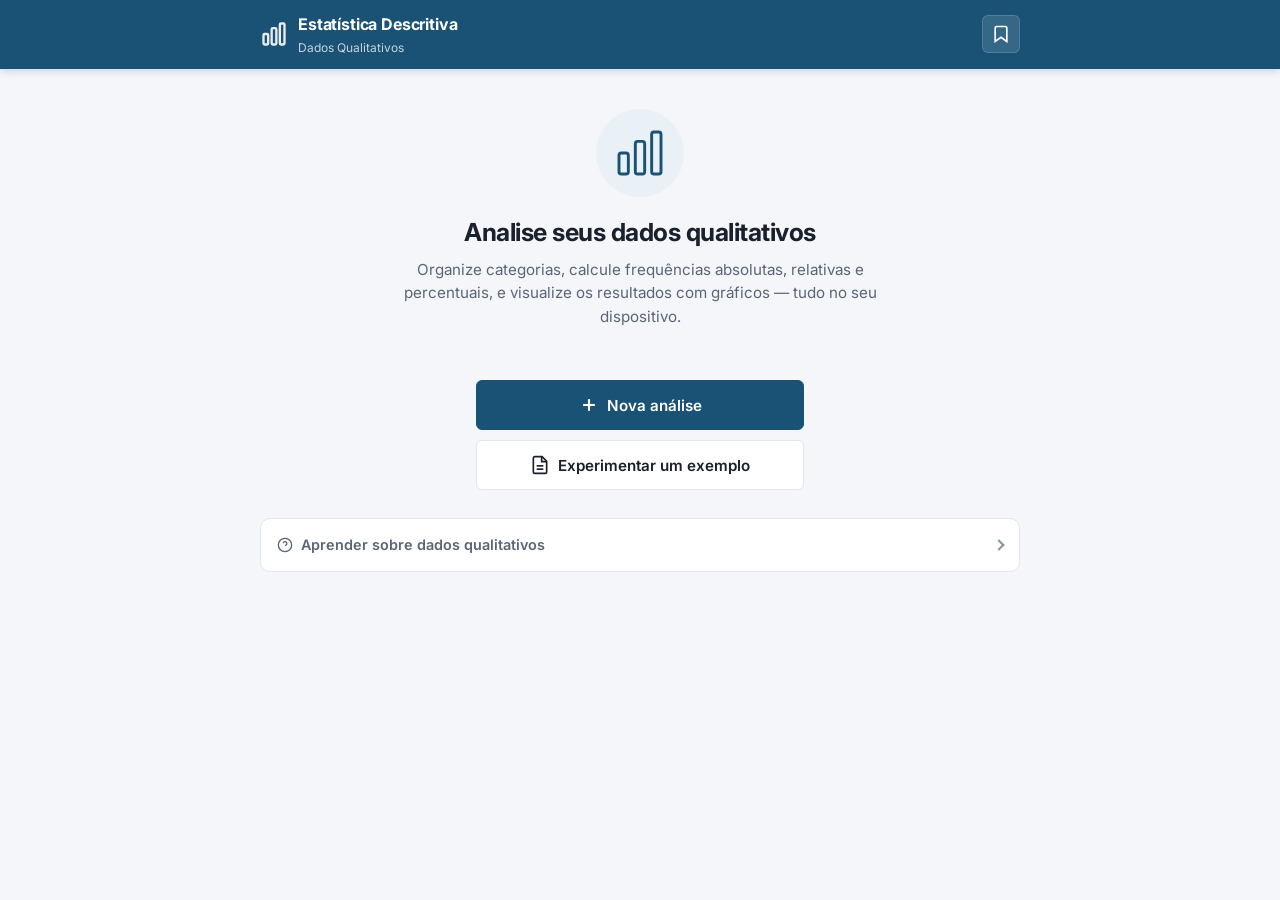
<file: index.html>
<!DOCTYPE html>
<html lang="pt-BR">
<head>
<meta charset="utf-8">
<meta name="viewport" content="width=device-width, initial-scale=1, viewport-fit=cover">
<meta name="description" content="Aplicativo acadêmico de Estatística Descritiva para análise de dados qualitativos nominais e ordinais. Calcule frequências, visualize gráficos e interprete resultados.">
<meta name="theme-color" content="#1a5276">
<meta name="apple-mobile-web-app-capable" content="yes">
<meta name="apple-mobile-web-app-status-bar-style" content="default">
<meta name="apple-mobile-web-app-title" content="Estatística">
<link rel="manifest" href="manifest.json">
<link rel="icon" type="image/png" sizes="192x192" href="icons/icon-192.png">
<link rel="apple-touch-icon" href="icons/icon-192.png">
<title>Estatística Descritiva – Dados Qualitativos</title>
<link rel="preconnect" href="https://fonts.googleapis.com">
<link rel="preconnect" href="https://fonts.gstatic.com" crossorigin>
<link href="https://fonts.googleapis.com/css2?family=Inter:wght@400;500;600;700&display=swap" rel="stylesheet">
<link rel="stylesheet" href="style.css">
</head>
<body>

<!-- ===== HEADER ===== -->
<header class="app-header" role="banner">
  <div class="header-inner">
    <div class="header-brand">
      <svg class="header-icon" viewBox="0 0 24 24" width="28" height="28" fill="none" stroke="currentColor" stroke-width="2" stroke-linecap="round" stroke-linejoin="round"><rect x="3" y="12" width="4" height="9" rx="1"/><rect x="10" y="7" width="4" height="14" rx="1"/><rect x="17" y="3" width="4" height="18" rx="1"/></svg>
      <div>
        <span class="header-title">Estatística Descritiva</span>
        <span class="header-subtitle">Dados Qualitativos</span>
      </div>
    </div>
    <div class="header-actions">
      <button id="btn-saved" class="btn-icon" title="Análises salvas" aria-label="Análises salvas">
        <svg viewBox="0 0 24 24" width="20" height="20" fill="none" stroke="currentColor" stroke-width="2"><path d="M19 21l-7-5-7 5V5a2 2 0 012-2h10a2 2 0 012 2z"/></svg>
        <span class="saved-badge" id="saved-badge" style="display:none"></span>
      </button>
      <button id="btn-install" class="btn-icon" title="Instalar aplicativo" aria-label="Instalar aplicativo" style="display:none">
        <svg viewBox="0 0 24 24" width="20" height="20" fill="none" stroke="currentColor" stroke-width="2"><path d="M21 15v4a2 2 0 01-2 2H5a2 2 0 01-2-2v-4"/><polyline points="7 10 12 15 17 10"/><line x1="12" y1="15" x2="12" y2="3"/></svg>
      </button>
    </div>
  </div>
</header>

<!-- ===== MAIN CONTENT ===== -->
<main id="main-content">

  <!-- ===== HOME SCREEN ===== -->
  <section id="screen-home" class="screen active">
    <div class="home-hero">
      <div class="home-icon-wrap">
        <svg viewBox="0 0 48 48" width="56" height="56" fill="none" stroke="var(--primary)" stroke-width="2.5" stroke-linecap="round" stroke-linejoin="round"><rect x="6" y="24" width="8" height="18" rx="2"/><rect x="20" y="14" width="8" height="28" rx="2"/><rect x="34" y="6" width="8" height="36" rx="2"/></svg>
      </div>
      <h1 class="home-title">Analise seus dados qualitativos</h1>
      <p class="home-desc">Organize categorias, calcule frequências absolutas, relativas e percentuais, e visualize os resultados com gráficos — tudo no seu dispositivo.</p>
    </div>

    <div class="home-actions">
      <button id="btn-new-analysis" class="btn btn-primary btn-large">
        <svg viewBox="0 0 24 24" width="20" height="20" fill="none" stroke="currentColor" stroke-width="2.5"><line x1="12" y1="5" x2="12" y2="19"/><line x1="5" y1="12" x2="19" y2="12"/></svg>
        Nova análise
      </button>
      <button id="btn-try-example" class="btn btn-secondary btn-large">
        <svg viewBox="0 0 24 24" width="20" height="20" fill="none" stroke="currentColor" stroke-width="2"><path d="M14.5 2H6a2 2 0 00-2 2v16a2 2 0 002 2h12a2 2 0 002-2V7.5L14.5 2z"/><polyline points="14 2 14 8 20 8"/><line x1="16" y1="13" x2="8" y2="13"/><line x1="16" y1="17" x2="8" y2="17"/></svg>
        Experimentar um exemplo
      </button>
    </div>

    <div id="home-saved-section" class="home-saved-section" style="display:none">
      <h2 class="home-saved-title">
        <svg viewBox="0 0 24 24" width="16" height="16" fill="none" stroke="currentColor" stroke-width="2"><path d="M19 21l-7-5-7 5V5a2 2 0 012-2h10a2 2 0 012 2z"/></svg>
        Análises recentes
      </h2>
      <div id="home-saved-list" class="saved-list-compact"></div>
    </div>

    <details class="learn-section">
      <summary class="learn-toggle">
        <svg viewBox="0 0 24 24" width="16" height="16" fill="none" stroke="currentColor" stroke-width="2"><circle cx="12" cy="12" r="10"/><path d="M9.09 9a3 3 0 015.83 1c0 2-3 3-3 3"/><line x1="12" y1="17" x2="12.01" y2="17"/></svg>
        Aprender sobre dados qualitativos
      </summary>
      <div class="learn-content">
        <div class="didactic-box">
          <strong>Dados qualitativos</strong> representam categorias ou características, e não medidas numéricas. Exemplos: cor preferida, estado civil, nível de satisfação e tipo de transporte.
        </div>
        <div class="learn-grid">
          <div class="learn-card">
            <strong>Variável nominal</strong>
            <span>As categorias não possuem uma ordem natural.<br>Exemplo: vermelho, azul, verde.</span>
          </div>
          <div class="learn-card">
            <strong>Variável ordinal</strong>
            <span>As categorias possuem uma ordem lógica.<br>Exemplo: ruim, regular, bom, ótimo.</span>
          </div>
        </div>
      </div>
    </details>
  </section>

  <!-- ===== EXAMPLE PICKER ===== -->
  <div id="modal-examples" class="modal-overlay" style="display:none" role="dialog" aria-modal="true" aria-labelledby="modal-ex-title">
    <div class="modal-card">
      <h2 id="modal-ex-title" class="modal-title">Escolha um exemplo</h2>
      <p class="modal-desc">Selecione um conjunto de dados para ver como o aplicativo funciona.</p>
      <div class="example-options">
        <button id="ex-transport" class="example-option">
          <span class="example-option-icon">🚌</span>
          <div>
            <strong>Meio de transporte</strong>
            <span>Variável nominal — 40 observações, 5 categorias</span>
          </div>
        </button>
        <button id="ex-satisfaction" class="example-option">
          <span class="example-option-icon">⭐</span>
          <div>
            <strong>Satisfação com o curso</strong>
            <span>Variável ordinal — 40 observações, 5 categorias</span>
          </div>
        </button>
      </div>
      <button id="modal-ex-close" class="btn btn-text modal-close-btn">Cancelar</button>
    </div>
  </div>

  <!-- ===== STEP INDICATOR ===== -->
  <div id="step-indicator" class="step-indicator" style="display:none">
    <div class="step-track">
      <button class="step-dot active" data-step="1" aria-label="Etapa 1: Dados">
        <span class="step-num">1</span>
        <span class="step-label">Dados</span>
      </button>
      <div class="step-line"></div>
      <button class="step-dot" data-step="2" aria-label="Etapa 2: Tipo de variável">
        <span class="step-num">2</span>
        <span class="step-label">Tipo</span>
      </button>
      <div class="step-line"></div>
      <button class="step-dot" data-step="3" aria-label="Etapa 3: Resultados">
        <span class="step-num">3</span>
        <span class="step-label">Resultados</span>
      </button>
    </div>
  </div>

  <!-- ===== STEP 1: DATA INPUT ===== -->
  <section id="screen-step1" class="screen" style="display:none">
    <div class="card">
      <div class="card-header">
        <span class="step-badge">Etapa 1 de 3</span>
        <h2>Informe os dados da pesquisa</h2>
      </div>

      <div class="field-group">
        <label for="field-name" class="field-label">O que você está pesquisando?</label>
        <input type="text" id="field-name" class="field-input" placeholder="Ex.: Meio de transporte dos alunos" autocomplete="off">
      </div>

      <div class="field-group">
        <label for="field-data" class="field-label">Observações coletadas</label>
        <span class="field-help">Digite ou cole as respostas. Separe por <strong>vírgula</strong>, <strong>ponto e vírgula</strong> ou <strong>uma por linha</strong>.</span>
        <textarea id="field-data" class="field-textarea" placeholder="Exemplo: Ônibus, A pé, Carro, Ônibus, Moto, Ônibus"></textarea>
      </div>

      <!-- Preview of parsed data -->
      <div id="data-preview" class="data-preview" style="display:none">
        <div class="preview-header">
          <span class="preview-title">
            <svg viewBox="0 0 24 24" width="16" height="16" fill="none" stroke="currentColor" stroke-width="2"><path d="M1 12s4-8 11-8 11 8 11 8-4 8-11 8-11-8-11-8z"/><circle cx="12" cy="12" r="3"/></svg>
            Prévia dos dados
          </span>
          <span id="preview-count" class="preview-count"></span>
        </div>
        <div id="preview-categories" class="preview-categories"></div>
        <div id="preview-adjustments" class="preview-adjustments" style="display:none"></div>
      </div>

      <!-- Duplicate detection -->
      <div id="duplicate-warning" class="duplicate-warning" style="display:none">
        <div class="duplicate-header">
          <svg viewBox="0 0 24 24" width="16" height="16" fill="none" stroke="currentColor" stroke-width="2"><path d="M10.29 3.86L1.82 18a2 2 0 001.71 3h16.94a2 2 0 001.71-3L13.71 3.86a2 2 0 00-3.42 0z"/><line x1="12" y1="9" x2="12" y2="13"/><line x1="12" y1="17" x2="12.01" y2="17"/></svg>
          <strong>Possíveis categorias duplicadas</strong>
        </div>
        <div id="duplicate-list" class="duplicate-list"></div>
      </div>

      <div id="step1-error" class="field-error" style="display:none" role="alert"></div>

      <div class="step-actions">
        <button id="btn-step1-back" class="btn btn-text">
          <svg viewBox="0 0 24 24" width="16" height="16" fill="none" stroke="currentColor" stroke-width="2"><polyline points="15 18 9 12 15 6"/></svg>
          Início
        </button>
        <button id="btn-step1-next" class="btn btn-primary">
          Avançar
          <svg viewBox="0 0 24 24" width="16" height="16" fill="none" stroke="currentColor" stroke-width="2"><polyline points="9 18 15 12 9 6"/></svg>
        </button>
      </div>
    </div>
  </section>

  <!-- ===== STEP 2: VARIABLE TYPE ===== -->
  <section id="screen-step2" class="screen" style="display:none">
    <div class="card">
      <div class="card-header">
        <span class="step-badge">Etapa 2 de 3</span>
        <h2>Classifique a variável</h2>
      </div>

      <p class="step2-intro">Como as categorias se relacionam?</p>

      <div class="type-options">
        <label class="type-option" id="opt-nominal">
          <input type="radio" name="var-type" value="nom" checked>
          <div class="type-option-content">
            <div class="type-option-header">
              <span class="type-option-title">Nominal</span>
              <span class="type-option-badge">Sem ordem</span>
            </div>
            <span class="type-option-desc">Categorias sem ordem natural entre elas.</span>
            <span class="type-option-example">Ex.: meio de transporte, cor, estado civil.</span>
          </div>
        </label>
        <label class="type-option" id="opt-ordinal">
          <input type="radio" name="var-type" value="ord">
          <div class="type-option-content">
            <div class="type-option-header">
              <span class="type-option-title">Ordinal</span>
              <span class="type-option-badge type-option-badge--ord">Com ordem</span>
            </div>
            <span class="type-option-desc">Categorias que seguem uma ordem lógica (da menor para a maior).</span>
            <span class="type-option-example">Ex.: nível de satisfação, escolaridade, faixa etária.</span>
          </div>
        </label>
      </div>

      <details class="help-details">
        <summary>
          <svg viewBox="0 0 24 24" width="14" height="14" fill="none" stroke="currentColor" stroke-width="2"><circle cx="12" cy="12" r="10"/><path d="M9.09 9a3 3 0 015.83 1c0 2-3 3-3 3"/><line x1="12" y1="17" x2="12.01" y2="17"/></svg>
          Não sei qual escolher
        </summary>
        <p>Pergunte-se: "Faz sentido dizer que uma categoria é <em>maior</em> ou <em>melhor</em> que outra?" Se sim, é <strong>ordinal</strong>. Caso contrário, é <strong>nominal</strong>.</p>
      </details>

      <!-- Ordinal ordering section -->
      <div id="ordinal-section" class="ordinal-section" style="display:none">
        <div class="ordinal-header">
          <h3>Defina a ordem das categorias</h3>
          <p>Organize da <strong>menor</strong> para a <strong>maior</strong>. Use os botões ou arraste para reordenar.</p>
        </div>
        <div id="ordinal-list" class="ordinal-list" role="list" aria-label="Categorias para ordenar"></div>
        <div id="ordinal-error" class="field-error" style="display:none" role="alert"></div>
      </div>

      <div id="step2-error" class="field-error" style="display:none" role="alert"></div>

      <div class="step-actions">
        <button id="btn-step2-back" class="btn btn-text">
          <svg viewBox="0 0 24 24" width="16" height="16" fill="none" stroke="currentColor" stroke-width="2"><polyline points="15 18 9 12 15 6"/></svg>
          Voltar
        </button>
        <button id="btn-step2-next" class="btn btn-primary">
          Calcular frequências
          <svg viewBox="0 0 24 24" width="16" height="16" fill="none" stroke="currentColor" stroke-width="2"><polyline points="9 18 15 12 9 6"/></svg>
        </button>
      </div>
    </div>
  </section>

  <!-- ===== STEP 3: RESULTS ===== -->
  <section id="screen-step3" class="screen" style="display:none">
    <div class="results-topbar">
      <button id="btn-step3-back" class="btn btn-text">
        <svg viewBox="0 0 24 24" width="16" height="16" fill="none" stroke="currentColor" stroke-width="2"><polyline points="15 18 9 12 15 6"/></svg>
        Voltar
      </button>
      <div class="results-topbar-actions">
        <button id="btn-save-analysis" class="btn btn-secondary btn-small" title="Salvar análise">
          <svg viewBox="0 0 24 24" width="16" height="16" fill="none" stroke="currentColor" stroke-width="2"><path d="M19 21l-7-5-7 5V5a2 2 0 012-2h10a2 2 0 012 2z"/></svg>
          Salvar
        </button>
        <button id="btn-print" class="btn btn-secondary btn-small" title="Imprimir / Salvar PDF">
          <svg viewBox="0 0 24 24" width="16" height="16" fill="none" stroke="currentColor" stroke-width="2"><polyline points="6 9 6 2 18 2 18 9"/><path d="M6 18H4a2 2 0 01-2-2v-5a2 2 0 012-2h16a2 2 0 012 2v5a2 2 0 01-2 2h-2"/><rect x="6" y="14" width="12" height="8"/></svg>
          Imprimir
        </button>
        <button id="btn-csv" class="btn btn-secondary btn-small" title="Baixar CSV">
          <svg viewBox="0 0 24 24" width="16" height="16" fill="none" stroke="currentColor" stroke-width="2"><path d="M21 15v4a2 2 0 01-2 2H5a2 2 0 01-2-2v-4"/><polyline points="7 10 12 15 17 10"/><line x1="12" y1="15" x2="12" y2="3"/></svg>
          CSV
        </button>
      </div>
    </div>

    <div id="stale-warning" class="stale-warning" style="display:none">
      <svg viewBox="0 0 24 24" width="16" height="16" fill="none" stroke="currentColor" stroke-width="2"><path d="M10.29 3.86L1.82 18a2 2 0 001.71 3h16.94a2 2 0 001.71-3L13.71 3.86a2 2 0 00-3.42 0z"/><line x1="12" y1="9" x2="12" y2="13"/><line x1="12" y1="17" x2="12.01" y2="17"/></svg>
      <span>Os dados foram alterados. <button id="btn-recalc" class="btn-link">Recalcular</button></span>
    </div>

    <!-- Summary cards -->
    <div class="summary-strip">
      <div class="summary-card">
        <span class="summary-value" id="sum-total">—</span>
        <span class="summary-label">Observações</span>
      </div>
      <div class="summary-card">
        <span class="summary-value" id="sum-cats">—</span>
        <span class="summary-label">Categorias</span>
      </div>
      <div class="summary-card summary-card--highlight">
        <span class="summary-value" id="sum-moda">—</span>
        <span class="summary-label" id="sum-moda-label">Mais frequente</span>
      </div>
    </div>

    <!-- Results tabs -->
    <div class="results-tabs" role="tablist">
      <button class="results-tab active" role="tab" aria-selected="true" data-tab="tab-summary" id="rtab-summary">Resumo</button>
      <button class="results-tab" role="tab" aria-selected="false" data-tab="tab-table" id="rtab-table">Tabela</button>
      <button class="results-tab" role="tab" aria-selected="false" data-tab="tab-charts" id="rtab-charts">Gráficos</button>
    </div>

    <!-- TAB: Summary -->
    <div id="tab-summary" class="results-panel active" role="tabpanel">
      <div class="card">
        <h3 class="result-section-title">Interpretação</h3>
        <p id="interp-text" class="interpretation-text"></p>
      </div>
      <details class="card understand-calc">
        <summary class="understand-toggle">
          <svg viewBox="0 0 24 24" width="16" height="16" fill="none" stroke="currentColor" stroke-width="2"><circle cx="12" cy="12" r="10"/><line x1="12" y1="16" x2="12" y2="12"/><line x1="12" y1="8" x2="12.01" y2="8"/></svg>
          Entenda o cálculo
        </summary>
        <div id="calc-explanation" class="calc-explanation"></div>
      </details>
    </div>

    <!-- TAB: Table -->
    <div id="tab-table" class="results-panel" style="display:none" role="tabpanel">
      <div class="card">
        <div class="table-info">
          <h3 class="result-section-title">Tabela de frequências — <span id="table-var-name"></span></h3>
          <div class="table-legend">
            <span><strong>Quantidade (fi)</strong> = vezes que a categoria apareceu</span>
            <span><strong>Proporção (fr)</strong> = fi dividido pelo total</span>
            <span><strong>Percentual</strong> = proporção × 100</span>
          </div>
        </div>
        <div class="table-scroll">
          <table id="freq-table" class="freq-table"></table>
        </div>
        <p id="table-note" class="table-note"></p>
        <p id="rounding-note" class="rounding-note" style="display:none"></p>
      </div>
    </div>

    <!-- TAB: Charts -->
    <div id="tab-charts" class="results-panel" style="display:none" role="tabpanel">
      <div class="chart-toggle-group">
        <button id="btn-chart-bar" class="chart-toggle active" aria-pressed="true">
          <svg viewBox="0 0 24 24" width="16" height="16" fill="none" stroke="currentColor" stroke-width="2"><rect x="3" y="12" width="4" height="9" rx="1"/><rect x="10" y="7" width="4" height="14" rx="1"/><rect x="17" y="3" width="4" height="18" rx="1"/></svg>
          Barras
        </button>
        <button id="btn-chart-pie" class="chart-toggle" aria-pressed="false">
          <svg viewBox="0 0 24 24" width="16" height="16" fill="none" stroke="currentColor" stroke-width="2"><path d="M21.21 15.89A10 10 0 118 2.83"/><path d="M22 12A10 10 0 0012 2v10z"/></svg>
          Setores
        </button>
      </div>

      <div class="card">
        <div id="chart-bar-container" class="chart-container">
          <div id="bar-chart"></div>
        </div>
        <div id="chart-pie-container" class="chart-container" style="display:none">
          <div id="pie-chart"></div>
        </div>
        <div class="chart-legend" id="chart-legend"></div>
      </div>
    </div>

    <!-- New analysis button -->
    <div class="results-footer">
      <button id="btn-new-from-results" class="btn btn-secondary">
        <svg viewBox="0 0 24 24" width="16" height="16" fill="none" stroke="currentColor" stroke-width="2"><line x1="12" y1="5" x2="12" y2="19"/><line x1="5" y1="12" x2="19" y2="12"/></svg>
        Nova análise
      </button>
    </div>
  </section>

  <!-- ===== SAVED ANALYSES PANEL ===== -->
  <div id="modal-saved" class="modal-overlay" style="display:none" role="dialog" aria-modal="true" aria-labelledby="modal-saved-title">
    <div class="modal-card modal-card--wide">
      <h2 id="modal-saved-title" class="modal-title">Análises salvas</h2>
      <p class="modal-desc saved-storage-note">
        <svg viewBox="0 0 24 24" width="14" height="14" fill="none" stroke="currentColor" stroke-width="2"><circle cx="12" cy="12" r="10"/><line x1="12" y1="16" x2="12" y2="12"/><line x1="12" y1="8" x2="12.01" y2="8"/></svg>
        Os dados ficam neste dispositivo e podem ser perdidos ao limpar os dados do navegador.
      </p>
      <div id="saved-list" class="saved-list"></div>
      <div id="saved-empty" class="saved-empty" style="display:none">
        <p>Nenhuma análise salva ainda.</p>
      </div>
      <button id="modal-saved-close" class="btn btn-text modal-close-btn">Fechar</button>
    </div>
  </div>

  <!-- ===== SAVE DIALOG ===== -->
  <div id="modal-save" class="modal-overlay" style="display:none" role="dialog" aria-modal="true" aria-labelledby="modal-save-title">
    <div class="modal-card">
      <h2 id="modal-save-title" class="modal-title">Salvar análise</h2>
      <div class="field-group">
        <label for="save-name" class="field-label">Nome da análise</label>
        <input type="text" id="save-name" class="field-input" placeholder="Ex.: Transporte dos alunos 2024" autocomplete="off">
      </div>
      <div class="modal-actions">
        <button id="modal-save-cancel" class="btn btn-text">Cancelar</button>
        <button id="modal-save-confirm" class="btn btn-primary">Salvar</button>
      </div>
    </div>
  </div>

  <!-- ===== RENAME DIALOG ===== -->
  <div id="modal-rename" class="modal-overlay" style="display:none" role="dialog" aria-modal="true" aria-labelledby="modal-rename-title">
    <div class="modal-card">
      <h2 id="modal-rename-title" class="modal-title">Renomear análise</h2>
      <div class="field-group">
        <label for="rename-name" class="field-label">Novo nome</label>
        <input type="text" id="rename-name" class="field-input" autocomplete="off">
      </div>
      <div class="modal-actions">
        <button id="modal-rename-cancel" class="btn btn-text">Cancelar</button>
        <button id="modal-rename-confirm" class="btn btn-primary">Renomear</button>
      </div>
    </div>
  </div>

</main>

<!-- ===== TOAST ===== -->
<div id="toast" class="toast" role="status" aria-live="polite"></div>

<script src="app.js"></script>
</body>
</html>
</file>
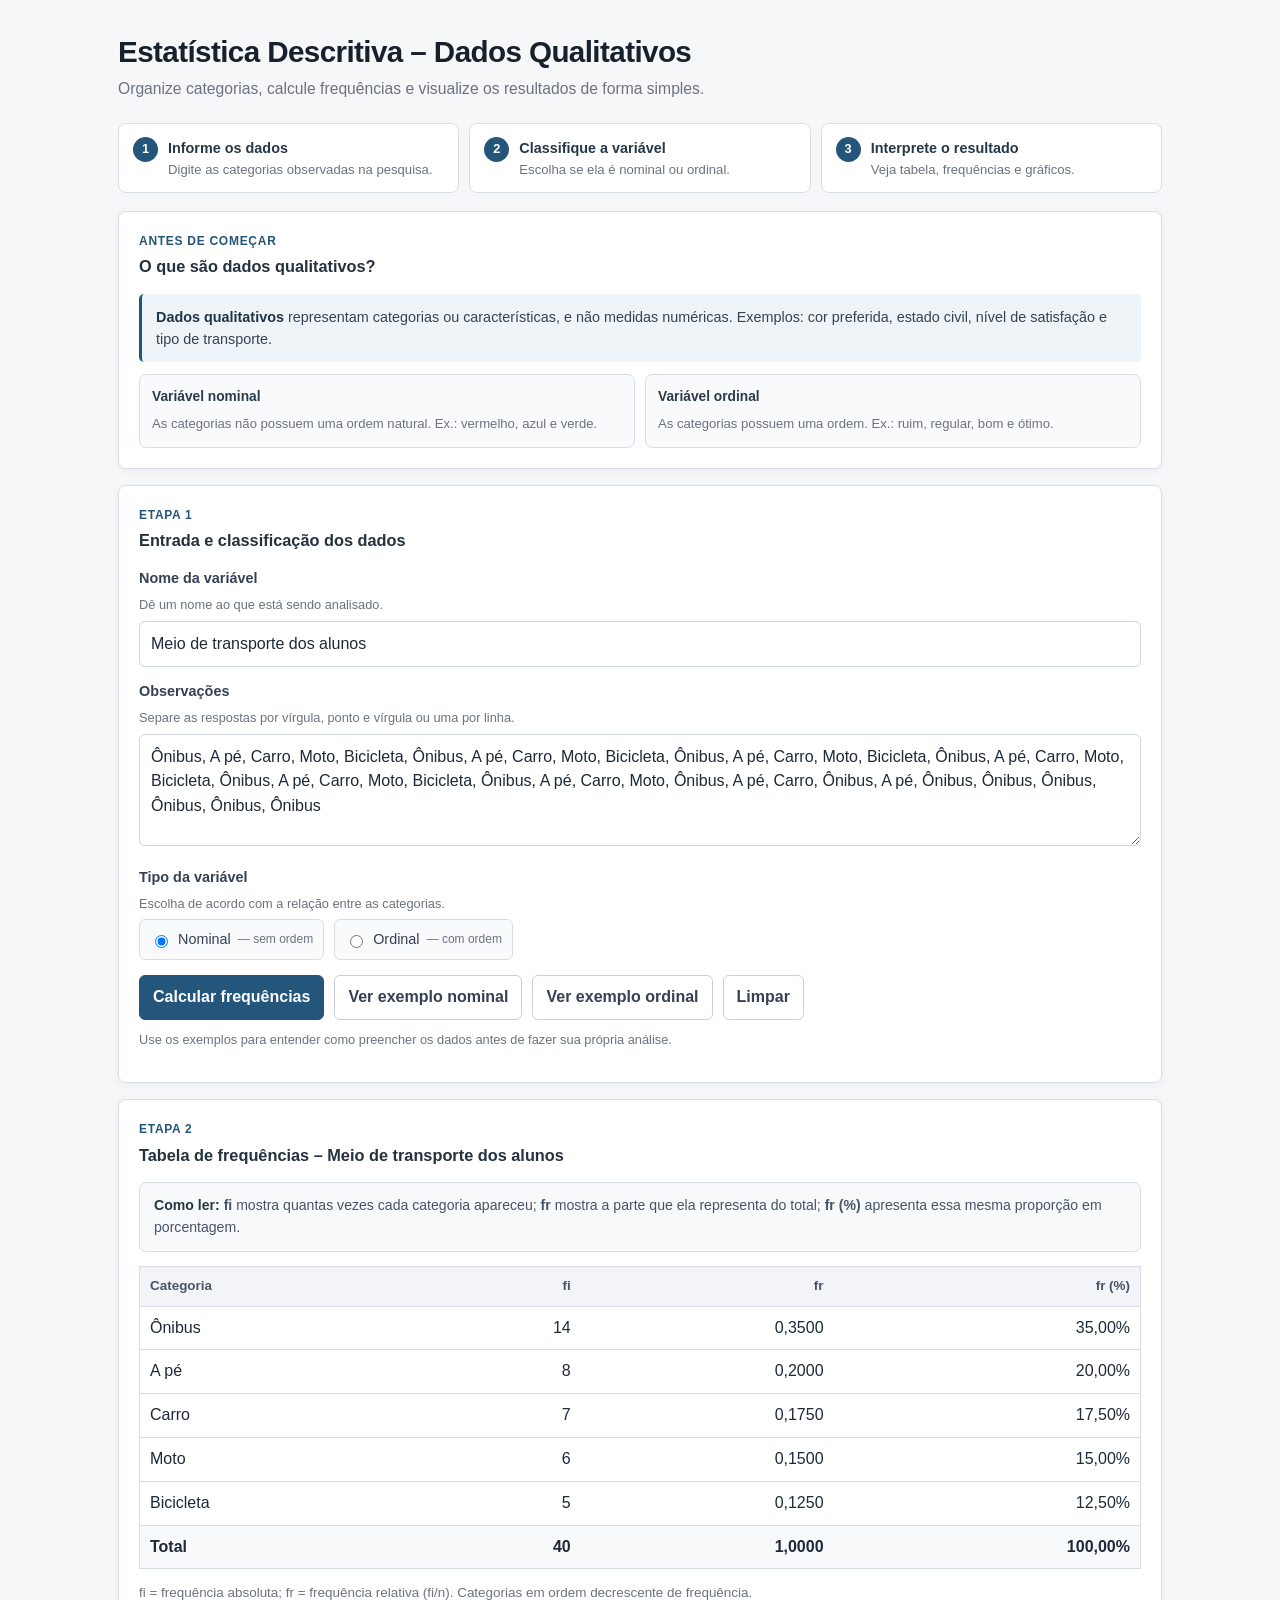
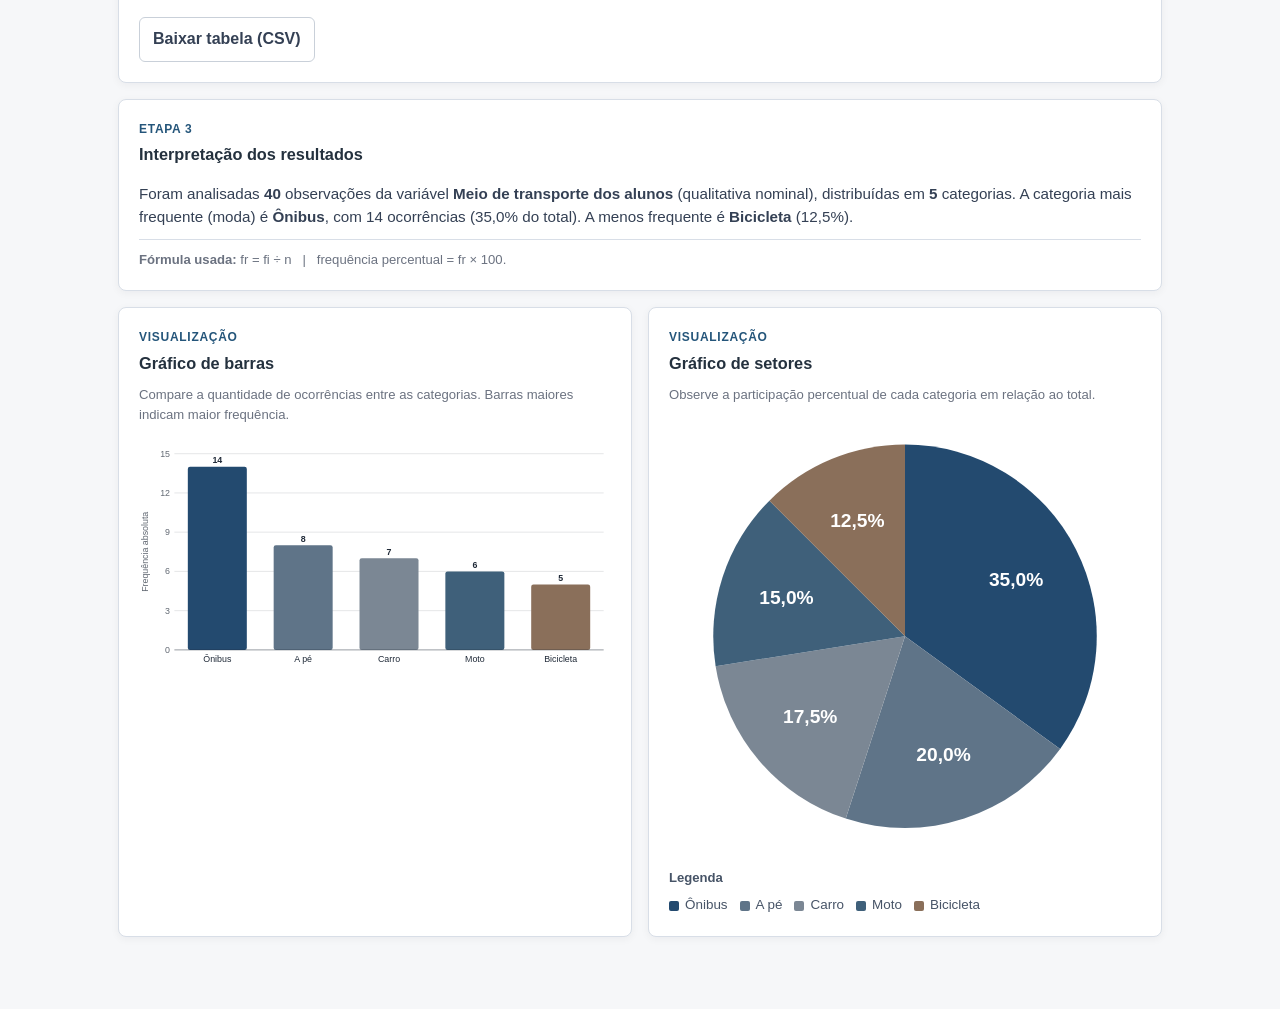
<file: Estatistica_Descritiva_Dados_Qualitativos_Didatica.html>
<!DOCTYPE html>
<html lang="pt-BR">
<head>
<meta charset="utf-8">
<meta name="viewport" content="width=device-width, initial-scale=1, viewport-fit=cover">
<title>Estatística Descritiva – Dados Qualitativos</title>
<style>
:root{
  --bg:#f6f7f9;
  --surface:#ffffff;
  --surface-soft:#f9fafb;
  --text:#1f2937;
  --muted:#6b7280;
  --border:#d8dee7;
  --primary:#24557a;
  --primary-soft:#eef4f8;
  --accent:#dbe8f1;
  --success:#2f6b4f;
  --danger:#a12a2a;
  --danger-bg:#fff4f4;
  --shadow:0 2px 8px rgba(15,23,42,.05);
}
*{box-sizing:border-box}
body{margin:0;background:var(--bg);color:var(--text);font-family:"Segoe UI",Arial,sans-serif;line-height:1.55}
main{max-width:1080px;margin:0 auto;padding:34px 18px 56px}
.page-header{margin-bottom:20px}
.page-header h1{margin:0;font-size:1.85rem;line-height:1.2;color:#17212b;letter-spacing:-.02em}
.page-header p{margin:7px 0 0;color:var(--muted);font-size:.98rem;max-width:760px}
.learning-strip{display:grid;grid-template-columns:repeat(3,1fr);gap:10px;margin:22px 0 18px}
.learning-step{background:var(--surface);border:1px solid var(--border);padding:13px 14px;border-radius:8px;display:flex;gap:10px;align-items:flex-start}
.learning-step b{display:flex;width:25px;height:25px;border-radius:50%;background:var(--primary);color:#fff;align-items:center;justify-content:center;font-size:.8rem;flex:0 0 25px}
.learning-step strong{display:block;font-size:.9rem;color:#263746;margin-bottom:2px}.learning-step span{display:block;color:var(--muted);font-size:.82rem;line-height:1.35}
.card{background:var(--surface);border:1px solid var(--border);border-radius:8px;padding:20px;margin-bottom:16px;box-shadow:var(--shadow)}
h2{margin:0 0 14px;font-size:1.02rem;color:#24313e}.section-kicker{display:block;color:var(--primary);font-size:.75rem;font-weight:700;text-transform:uppercase;letter-spacing:.06em;margin-bottom:4px}
.didactic-box{background:var(--primary-soft);border-left:3px solid var(--primary);padding:12px 14px;border-radius:5px;margin:12px 0;color:#354452;font-size:.9rem}.didactic-box strong{color:#203445}
.tip-grid{display:grid;grid-template-columns:repeat(2,minmax(0,1fr));gap:10px;margin-top:12px}.tip{border:1px solid var(--border);background:var(--surface-soft);border-radius:7px;padding:11px 12px}.tip strong{display:block;font-size:.86rem;margin-bottom:3px;color:#2c3b49}.tip span{font-size:.82rem;color:var(--muted);line-height:1.4}
label{display:block;font-weight:600;font-size:.9rem;margin:13px 0 5px;color:#344054}.help{display:block;color:var(--muted);font-size:.8rem;margin:0 0 6px}
textarea,input[type=text]{width:100%;padding:10px 11px;border:1px solid #cfd6df;border-radius:6px;background:#fff;color:var(--text);font:inherit;outline:none;transition:.15s}textarea{min-height:112px;resize:vertical}textarea:focus,input[type=text]:focus{border-color:var(--primary);box-shadow:0 0 0 2px rgba(36,85,122,.10)}
.radio{display:flex;gap:10px;flex-wrap:wrap}.radio label{margin:0;display:flex;align-items:center;gap:7px;font-weight:500;border:1px solid var(--border);background:var(--surface-soft);border-radius:6px;padding:8px 10px}.radio small{color:var(--muted);font-weight:400}
.row{display:flex;gap:10px;flex-wrap:wrap;align-items:center}.actions{margin-top:15px}
button{font:inherit;border:1px solid #c9d0d9;background:#fff;color:#344054;border-radius:6px;padding:9px 13px;cursor:pointer;font-weight:600;transition:.15s}button:hover{background:#f4f6f8}button.p{background:var(--primary);border-color:var(--primary);color:#fff}button.p:hover{background:#1d4766}
.example-note{margin-top:10px;color:var(--muted);font-size:.8rem}
#err{display:none;background:var(--danger-bg);color:var(--danger);border:1px solid #e4bcbc;border-radius:6px;padding:10px 12px;margin-top:12px}#warn{color:var(--muted);font-size:.84rem;margin-top:8px}
.result-note{background:#f7f9fb;border:1px solid var(--border);border-radius:7px;padding:12px 14px;margin-bottom:14px;color:#475467;font-size:.88rem}.result-note strong{color:#253745}
.scroll{overflow-x:auto}table{border-collapse:collapse;width:100%;min-width:430px;border:1px solid var(--border)}th,td{padding:9px 10px;border-bottom:1px solid var(--border);text-align:right}th:first-child,td:first-child{text-align:left}th{font-size:.84rem;color:#475467;background:#f2f4f7;font-weight:700}tfoot td{font-weight:700;background:#f8f9fb}
.grid{display:grid;grid-template-columns:repeat(2,minmax(0,1fr));gap:16px}.chart-help{color:var(--muted);font-size:.82rem;margin:-5px 0 10px}.legend-title{font-size:.82rem;color:#475467;font-weight:600;margin-top:10px}.leg{display:flex;flex-wrap:wrap;gap:6px 12px;font-size:.84rem;margin-top:7px;color:#475467}.leg span{display:inline-flex;align-items:center}.leg i{display:inline-block;width:10px;height:10px;border-radius:2px;margin-right:6px}.ex{color:var(--muted);font-size:.84rem}.interpretation{font-size:.95rem;color:#344054}.formula-line{margin-top:10px;border-top:1px solid var(--border);padding-top:10px;color:var(--muted);font-size:.82rem}
svg{width:100%;height:auto;display:block}#res{display:none}
@media(max-width:760px){.learning-strip{grid-template-columns:1fr}.tip-grid,.grid{grid-template-columns:1fr}main{padding:24px 14px 40px}.page-header h1{font-size:1.5rem}.card{padding:16px}.actions button{flex:1 1 calc(50% - 8px)}}
@media(max-width:440px){.actions button{flex:1 1 100%}}
</style>
</head>
<body>
<main>
<header class="page-header">
  <h1>Estatística Descritiva – Dados Qualitativos</h1>
  <p>Organize categorias, calcule frequências e visualize os resultados de forma simples.</p>
</header>

<div class="learning-strip" aria-label="Etapas da análise">
  <div class="learning-step"><b>1</b><div><strong>Informe os dados</strong><span>Digite as categorias observadas na pesquisa.</span></div></div>
  <div class="learning-step"><b>2</b><div><strong>Classifique a variável</strong><span>Escolha se ela é nominal ou ordinal.</span></div></div>
  <div class="learning-step"><b>3</b><div><strong>Interprete o resultado</strong><span>Veja tabela, frequências e gráficos.</span></div></div>
</div>

<section class="card">
  <span class="section-kicker">Antes de começar</span>
  <h2>O que são dados qualitativos?</h2>
  <div class="didactic-box"><strong>Dados qualitativos</strong> representam categorias ou características, e não medidas numéricas. Exemplos: cor preferida, estado civil, nível de satisfação e tipo de transporte.</div>
  <div class="tip-grid">
    <div class="tip"><strong>Variável nominal</strong><span>As categorias não possuem uma ordem natural. Ex.: vermelho, azul e verde.</span></div>
    <div class="tip"><strong>Variável ordinal</strong><span>As categorias possuem uma ordem. Ex.: ruim, regular, bom e ótimo.</span></div>
  </div>
</section>

<section class="card">
  <span class="section-kicker">Etapa 1</span>
  <h2>Entrada e classificação dos dados</h2>

  <label for="nome">Nome da variável</label>
  <span class="help">Dê um nome ao que está sendo analisado.</span>
  <input type="text" id="nome" value="Variável" placeholder="Ex.: Meio de transporte dos alunos">

  <label for="dados">Observações</label>
  <span class="help">Separe as respostas por vírgula, ponto e vírgula ou uma por linha.</span>
  <textarea id="dados" placeholder="Ex.: Ônibus, A pé, Carro, Ônibus, Moto, Ônibus"></textarea>

  <label>Tipo da variável</label>
  <span class="help">Escolha de acordo com a relação entre as categorias.</span>
  <div class="radio">
    <label><input type="radio" name="tp" value="nom" checked> Nominal <small>— sem ordem</small></label>
    <label><input type="radio" name="tp" value="ord"> Ordinal <small>— com ordem</small></label>
  </div>

  <div id="ordbox" style="display:none">
    <label for="ordem">Ordem das categorias</label>
    <span class="help">Informe da menor para a maior categoria.</span>
    <input type="text" id="ordem" placeholder="Ex.: Muito insatisfeito, Insatisfeito, Neutro, Satisfeito, Muito satisfeito">
  </div>

  <div class="row actions">
    <button class="p" id="go">Calcular frequências</button>
    <button id="ex1">Ver exemplo nominal</button>
    <button id="ex2">Ver exemplo ordinal</button>
    <button id="clr">Limpar</button>
  </div>
  <p class="example-note">Use os exemplos para entender como preencher os dados antes de fazer sua própria análise.</p>
  <div id="err" role="alert"></div>
  <div id="warn"></div>
</section>

<div id="res">
<section class="card">
  <span class="section-kicker">Etapa 2</span>
  <h2>Tabela de frequências – <span id="tv"></span></h2>
  <div class="result-note"><strong>Como ler:</strong> <b>fi</b> mostra quantas vezes cada categoria apareceu; <b>fr</b> mostra a parte que ela representa do total; <b>fr (%)</b> apresenta essa mesma proporção em porcentagem.</div>
  <div class="scroll"><table id="tab"></table></div>
  <p class="ex" id="ord-note"></p>
  <div class="row"><button id="csv">Baixar tabela (CSV)</button></div>
</section>

<section class="card">
  <span class="section-kicker">Etapa 3</span>
  <h2>Interpretação dos resultados</h2>
  <p id="interp" class="interpretation" style="margin:0"></p>
  <div class="formula-line"><strong>Fórmula usada:</strong> fr = fi ÷ n &nbsp; | &nbsp; frequência percentual = fr × 100.</div>
</section>

<div class="grid">
  <section class="card">
    <span class="section-kicker">Visualização</span>
    <h2>Gráfico de barras</h2>
    <p class="chart-help">Compare a quantidade de ocorrências entre as categorias. Barras maiores indicam maior frequência.</p>
    <div id="bar"></div>
  </section>
  <section class="card">
    <span class="section-kicker">Visualização</span>
    <h2>Gráfico de setores</h2>
    <p class="chart-help">Observe a participação percentual de cada categoria em relação ao total.</p>
    <div id="pie"></div>
    <div class="legend-title">Legenda</div>
    <div class="leg" id="leg"></div>
  </section>
</div>
</div>
</main>
<script>
var COR=["#234a6f","#5f7488","#7b8794","#3f607a","#8a6f5a","#536b62","#6d7082","#4f6f73","#7b655d","#687785","#5b6470","#86909a"];
var $=function(i){return document.getElementById(i)};
var last=null;
function esc(s){var d=document.createElement("div");d.textContent=s;return d.innerHTML}
function fmt(x,d){return x.toLocaleString("pt-BR",{minimumFractionDigits:d,maximumFractionDigits:d})}
function tipo(){return document.querySelector("input[name=tp]:checked").value}
function showErr(m){var e=$("err");e.textContent=m;e.style.display="block";$("res").style.display="none"}
function setData(v,d,t,o){$("nome").value=v;$("dados").value=d;document.querySelector("input[name=tp][value="+t+"]").checked=true;$("ordem").value=o||"";toggle();calc()}
function mix(c){var keys=Object.keys(c),out=[],left=true;while(left){left=false;keys.forEach(function(k){if(c[k]>0){out.push(k);c[k]--;left=true}})}return out.join(", ")}
function toggle(){$("ordbox").style.display=tipo()==="ord"?"block":"none"}

function calc(){
  $("err").style.display="none";$("warn").textContent="";
  var raw=$("dados").value.trim();
  if(!raw)return showErr("Informe os dados: o campo está vazio.");
  var itens=raw.split(/[\n;,]+/).map(function(s){return s.trim()}).filter(Boolean);
  if(itens.length<2)return showErr("Informe pelo menos 2 observações.");
  var nums=itens.filter(function(s){return /^-?\d+([.,]\d+)?$/.test(s)}).length;
  if(nums===itens.length)return showErr("Todos os valores são numéricos. Esta ferramenta trata dados qualitativos (categorias); confira se a variável não é quantitativa.");
  var mapa={},ordemK=[];
  itens.forEach(function(s){var k=s.toLowerCase();if(!(k in mapa)){mapa[k]={nome:s,fi:0};ordemK.push(k)}mapa[k].fi++});
  var cats;
  if(tipo()==="ord"){
    var od=$("ordem").value.split(",").map(function(s){return s.trim()}).filter(Boolean);
    if(od.length<2)return showErr("Para variável ordinal, informe a ordem das categorias (mínimo 2, separadas por vírgula).");
    var ok=od.map(function(s){return s.toLowerCase()});
    var fora=ordemK.filter(function(k){return ok.indexOf(k)<0});
    if(fora.length)return showErr("Categoria(s) fora da ordem informada: "+fora.map(function(k){return mapa[k].nome}).join(", ")+".");
    cats=ok.filter(function(k){return k in mapa}).map(function(k){return mapa[k]});
    cats.forEach(function(c){var i=ok.indexOf(c.nome.toLowerCase());c.nome=od[i]});
  }else{
    cats=ordemK.map(function(k){return mapa[k]}).sort(function(a,b){return b.fi-a.fi});
  }
  if(cats.length<2)return showErr("Foi encontrada apenas 1 categoria. Informe dados com pelo menos 2 categorias distintas.");
  var n=itens.length,ac=0;
  cats.forEach(function(c,i){c.fr=c.fi/n;ac+=c.fi;c.fac=ac;c.frac=ac/n;c.cor=COR[i%COR.length]});
  if(cats.length>12)$("warn").textContent="Observação: há "+cats.length+" categorias; os gráficos ficam mais legíveis com até 12.";
  last={v:$("nome").value.trim()||"Variável",n:n,cats:cats,ord:tipo()==="ord"};
  render();
}

function render(){
  var L=last,c=L.cats,n=L.n;
  $("tv").textContent=L.v;
  var h="<thead><tr><th>Categoria</th><th>fi</th><th>fr</th><th>fr (%)</th>"+(L.ord?"<th>Fac</th><th>Fr ac. (%)</th>":"")+"</tr></thead><tbody>";
  c.forEach(function(x){h+="<tr><td>"+esc(x.nome)+"</td><td>"+x.fi+"</td><td>"+fmt(x.fr,4)+"</td><td>"+fmt(x.fr*100,2)+"%</td>"+(L.ord?"<td>"+x.fac+"</td><td>"+fmt(x.frac*100,2)+"%</td>":"")+"</tr>"});
  h+="</tbody><tfoot><tr><td>Total</td><td>"+n+"</td><td>"+fmt(1,4)+"</td><td>100,00%</td>"+(L.ord?"<td></td><td></td>":"")+"</tr></tfoot>";
  $("tab").innerHTML=h;
  $("ord-note").textContent="fi = frequência absoluta; fr = frequência relativa (fi/n)"+(L.ord?"; Fac = frequência absoluta acumulada; Fr ac. = frequência relativa acumulada.":". Categorias em ordem decrescente de frequência.");
  var mx=Math.max.apply(null,c.map(function(x){return x.fi}));
  var modas=c.filter(function(x){return x.fi===mx});
  var t="Foram analisadas <b>"+n+"</b> observações da variável <b>"+esc(L.v)+"</b> ("+(L.ord?"qualitativa ordinal":"qualitativa nominal")+"), distribuídas em <b>"+c.length+"</b> categorias. ";
  t+=modas.length===1?"A categoria mais frequente (moda) é <b>"+esc(modas[0].nome)+"</b>, com "+mx+" ocorrências ("+fmt(modas[0].fr*100,1)+"% do total).":"Há empate na moda entre "+modas.map(function(m){return "<b>"+esc(m.nome)+"</b>"}).join(", ")+", cada uma com "+mx+" ocorrências ("+fmt(modas[0].fr*100,1)+"%).";
  var mn=c.reduce(function(a,b){return b.fi<a.fi?b:a});
  if(mn.fi!==mx)t+=" A menos frequente é <b>"+esc(mn.nome)+"</b> ("+fmt(mn.fr*100,1)+"%).";
  $("interp").innerHTML=t;
  bar(c,mx);pie(c);
  $("leg").innerHTML=c.map(function(x){return "<span><i style='background:"+x.cor+"'></i>"+esc(x.nome)+"</span>"}).join("");
  $("res").style.display="block";
}

function bar(c,mx){
  var W=640,H=340,l=48,r=10,tp=24,b=c.length>6?90:50,pw=W-l-r,ph=H-tp-b;
  var passo=Math.max(1,Math.ceil(mx/5)),top=Math.ceil(mx/passo)*passo;
  var s="<svg viewBox='0 0 "+W+" "+H+"' role='img' aria-label='Gráfico de barras'>";
  for(var v=0;v<=top;v+=passo){var y=tp+ph-ph*v/top;s+="<line x1='"+l+"' x2='"+(W-r)+"' y1='"+y+"' y2='"+y+"' stroke='currentColor' opacity='.15'/><text x='"+(l-6)+"' y='"+(y+4)+"' text-anchor='end' font-size='12' fill='currentColor' opacity='.7'>"+v+"</text>"}
  var bw=pw/c.length;
  c.forEach(function(x,i){
    var w=Math.min(bw*.7,80),cx=l+bw*i+bw/2,h=ph*x.fi/top,y=tp+ph-h;
    s+="<rect x='"+(cx-w/2)+"' y='"+y+"' width='"+w+"' height='"+h+"' rx='3' fill='"+x.cor+"'><title>"+esc(x.nome)+": "+x.fi+" ("+fmt(x.fr*100,1)+"%)</title></rect>";
    s+="<text x='"+cx+"' y='"+(y-5)+"' text-anchor='middle' font-size='12' font-weight='700' fill='currentColor'>"+x.fi+"</text>";
    var lb=x.nome.length>14?x.nome.slice(0,13)+"…":x.nome,ly=tp+ph+16;
    s+=c.length>6?"<text transform='translate("+cx+","+ly+") rotate(-35)' text-anchor='end' font-size='12' fill='currentColor'>"+esc(lb)+"</text>":"<text x='"+cx+"' y='"+ly+"' text-anchor='middle' font-size='12' fill='currentColor'>"+esc(lb)+"</text>";
  });
  s+="<line x1='"+l+"' x2='"+(W-r)+"' y1='"+(tp+ph)+"' y2='"+(tp+ph)+"' stroke='currentColor' opacity='.5'/>";
  s+="<text x='12' y='"+(tp+ph/2)+"' font-size='12' fill='currentColor' opacity='.7' transform='rotate(-90 12 "+(tp+ph/2)+")' text-anchor='middle'>Frequência absoluta</text></svg>";
  $("bar").innerHTML=s;
}

function pie(c){
  var R=130,cx=160,cy=150,s="<svg viewBox='0 0 320 300' role='img' aria-label='Gráfico de setores'>",a=-Math.PI/2;
  c.forEach(function(x){
    var d=x.fr*2*Math.PI,t="<title>"+esc(x.nome)+": "+fmt(x.fr*100,1)+"%</title>";
    if(x.fr>=0.9999){s+="<circle cx='"+cx+"' cy='"+cy+"' r='"+R+"' fill='"+x.cor+"'>"+t+"</circle>"}
    else{
      var x1=cx+R*Math.cos(a),y1=cy+R*Math.sin(a),x2=cx+R*Math.cos(a+d),y2=cy+R*Math.sin(a+d);
      s+="<path d='M"+cx+","+cy+" L"+x1+","+y1+" A"+R+","+R+" 0 "+(d>Math.PI?1:0)+" 1 "+x2+","+y2+" Z' fill='"+x.cor+"' stroke='var(--card)' stroke-width='2'>"+t+"</path>";
    }
    if(x.fr>=0.05){var m=a+d/2;s+="<text x='"+(cx+R*.65*Math.cos(m))+"' y='"+(cy+R*.65*Math.sin(m)+4)+"' text-anchor='middle' font-size='13' font-weight='700' fill='#fff'>"+fmt(x.fr*100,1)+"%</text>"}
    a+=d;
  });
  $("pie").innerHTML=s+"</svg>";
}

function csv(){
  if(!last)return;
  var L=last,r=["Categoria;fi;fr;fr(%)"+(L.ord?";Fac;Frac(%)":"")];
  L.cats.forEach(function(x){r.push([x.nome,x.fi,x.fr.toFixed(4).replace(".",","),(x.fr*100).toFixed(2).replace(".",",")].concat(L.ord?[x.fac,(x.frac*100).toFixed(2).replace(".",",")]:[]).join(";"))});
  r.push(["Total",L.n,"1,0000","100,00"].concat(L.ord?["",""]:[]).join(";"));
  var a=document.createElement("a");a.href=URL.createObjectURL(new Blob(["\ufeff"+r.join("\n")],{type:"text/csv"}));a.download="tabela_frequencia.csv";a.click();
}

$("go").onclick=calc;
$("clr").onclick=function(){$("dados").value="";$("ordem").value="";$("nome").value="Variável";$("err").style.display="none";$("warn").textContent="";$("res").style.display="none";last=null};
$("ex1").onclick=function(){setData("Meio de transporte dos alunos",mix({"Ônibus":14,"A pé":8,"Carro":7,"Moto":6,"Bicicleta":5}),"nom")};
$("ex2").onclick=function(){setData("Grau de satisfação com o curso",mix({"Muito insatisfeito":3,"Insatisfeito":5,"Neutro":9,"Satisfeito":14,"Muito satisfeito":9}),"ord","Muito insatisfeito, Insatisfeito, Neutro, Satisfeito, Muito satisfeito")};
$("csv").onclick=csv;
document.querySelectorAll("input[name=tp]").forEach(function(r){r.onchange=toggle});
$("ex1").click();
</script>
</body>
</html>
</file>
<file: style.css>
/* ============================================================
   Estatística Descritiva – Dados Qualitativos
   Design System & Styles
   ============================================================ */

/* ---------- Design Tokens ---------- */
:root {
  --font: 'Inter', -apple-system, 'Segoe UI', Roboto, sans-serif;
  --bg: #f4f6f9;
  --surface: #ffffff;
  --surface-hover: #f8f9fb;
  --text: #1a202c;
  --text-secondary: #5a6577;
  --text-muted: #8893a4;
  --border: #e2e6ed;
  --border-light: #edf0f4;
  --primary: #1a5276;
  --primary-hover: #154263;
  --primary-soft: #eaf1f6;
  --primary-text: #ffffff;
  --accent: #2e86c1;
  --accent-soft: #d6eaf8;
  --success: #27ae60;
  --success-bg: #eafaf1;
  --warning: #e67e22;
  --warning-bg: #fef5e7;
  --danger: #c0392b;
  --danger-bg: #fdedec;
  --shadow-sm: 0 1px 3px rgba(0,0,0,.06);
  --shadow-md: 0 4px 12px rgba(0,0,0,.08);
  --shadow-lg: 0 8px 24px rgba(0,0,0,.12);
  --radius-sm: 6px;
  --radius-md: 10px;
  --radius-lg: 16px;
  --transition: .2s ease;
}

/* ---------- Reset ---------- */
*, *::before, *::after { box-sizing: border-box; margin: 0; padding: 0; }

/* ---------- Base ---------- */
html { scroll-behavior: smooth; -webkit-text-size-adjust: 100%; }
body {
  font-family: var(--font);
  background: var(--bg);
  color: var(--text);
  line-height: 1.6;
  min-height: 100vh;
  -webkit-font-smoothing: antialiased;
}

/* ---------- App Header ---------- */
.app-header {
  background: var(--primary);
  color: var(--primary-text);
  position: sticky;
  top: 0;
  z-index: 100;
  box-shadow: 0 2px 8px rgba(26,82,118,.2);
}
.header-inner {
  max-width: 800px;
  margin: 0 auto;
  padding: 12px 20px;
  display: flex;
  align-items: center;
  justify-content: space-between;
}
.header-brand {
  display: flex;
  align-items: center;
  gap: 10px;
}
.header-icon { opacity: .9; }
.header-title {
  display: block;
  font-size: 1rem;
  font-weight: 700;
  letter-spacing: -.01em;
}
.header-subtitle {
  display: block;
  font-size: .75rem;
  opacity: .75;
  font-weight: 400;
}
.header-actions {
  display: flex;
  gap: 6px;
}
.btn-icon {
  background: rgba(255,255,255,.12);
  border: 1px solid rgba(255,255,255,.15);
  color: #fff;
  border-radius: var(--radius-sm);
  width: 38px;
  height: 38px;
  display: flex;
  align-items: center;
  justify-content: center;
  cursor: pointer;
  transition: var(--transition);
  position: relative;
}
.btn-icon:hover { background: rgba(255,255,255,.22); }
.btn-icon:focus-visible {
  outline: 2px solid #fff;
  outline-offset: 2px;
}
.saved-badge {
  position: absolute;
  top: 4px;
  right: 4px;
  width: 8px;
  height: 8px;
  background: var(--warning);
  border-radius: 50%;
  border: 2px solid var(--primary);
}

/* ---------- Main Content ---------- */
main {
  max-width: 800px;
  margin: 0 auto;
  padding: 0 16px 80px;
}

/* ---------- Screens ---------- */
.screen { display: none; animation: fadeIn .3s ease; }
.screen.active { display: block; }
@keyframes fadeIn { from { opacity: 0; transform: translateY(8px); } to { opacity: 1; transform: none; } }

/* ---------- Home Screen ---------- */
.home-hero {
  text-align: center;
  padding: 40px 16px 24px;
}
.home-icon-wrap {
  width: 88px;
  height: 88px;
  margin: 0 auto 20px;
  background: var(--primary-soft);
  border-radius: 50%;
  display: flex;
  align-items: center;
  justify-content: center;
}
.home-title {
  font-size: 1.55rem;
  font-weight: 700;
  color: var(--text);
  line-height: 1.25;
  margin-bottom: 10px;
  letter-spacing: -.02em;
}
.home-desc {
  color: var(--text-secondary);
  font-size: .95rem;
  max-width: 480px;
  margin: 0 auto;
  line-height: 1.55;
}
.home-actions {
  display: flex;
  flex-direction: column;
  gap: 10px;
  max-width: 360px;
  margin: 28px auto 0;
  padding: 0 16px;
}
.home-saved-section {
  margin-top: 32px;
  padding: 0 4px;
}
.home-saved-title {
  display: flex;
  align-items: center;
  gap: 6px;
  font-size: .85rem;
  color: var(--text-muted);
  font-weight: 600;
  text-transform: uppercase;
  letter-spacing: .04em;
  margin-bottom: 10px;
}
.saved-list-compact {
  display: flex;
  flex-direction: column;
  gap: 6px;
}
.saved-compact-item {
  display: flex;
  align-items: center;
  justify-content: space-between;
  background: var(--surface);
  border: 1px solid var(--border);
  border-radius: var(--radius-sm);
  padding: 10px 14px;
  cursor: pointer;
  transition: var(--transition);
}
.saved-compact-item:hover { border-color: var(--accent); background: var(--primary-soft); }
.saved-compact-item strong {
  font-size: .9rem;
  color: var(--text);
}
.saved-compact-item span {
  font-size: .78rem;
  color: var(--text-muted);
}

/* ---------- Learn Section ---------- */
.learn-section {
  margin: 28px 4px 0;
  background: var(--surface);
  border: 1px solid var(--border);
  border-radius: var(--radius-md);
  overflow: hidden;
}
.learn-toggle {
  display: flex;
  align-items: center;
  gap: 8px;
  padding: 14px 16px;
  font-size: .9rem;
  font-weight: 600;
  color: var(--text-secondary);
  cursor: pointer;
  list-style: none;
  user-select: none;
}
.learn-toggle::-webkit-details-marker { display: none; }
.learn-toggle::after {
  content: '';
  margin-left: auto;
  width: 8px;
  height: 8px;
  border-right: 2px solid var(--text-muted);
  border-bottom: 2px solid var(--text-muted);
  transform: rotate(-45deg);
  transition: var(--transition);
}
.learn-section[open] .learn-toggle::after { transform: rotate(45deg); }
.learn-content { padding: 0 16px 16px; }
.didactic-box {
  background: var(--primary-soft);
  border-left: 3px solid var(--primary);
  padding: 12px 14px;
  border-radius: var(--radius-sm);
  color: #354452;
  font-size: .9rem;
  line-height: 1.5;
  margin-bottom: 12px;
}
.didactic-box strong { color: var(--primary); }
.learn-grid {
  display: grid;
  grid-template-columns: 1fr 1fr;
  gap: 10px;
}
.learn-card {
  border: 1px solid var(--border);
  background: var(--surface-hover);
  border-radius: var(--radius-sm);
  padding: 12px;
}
.learn-card strong {
  display: block;
  font-size: .88rem;
  color: var(--primary);
  margin-bottom: 4px;
}
.learn-card span {
  font-size: .82rem;
  color: var(--text-secondary);
  line-height: 1.4;
}

/* ---------- Step Indicator ---------- */
.step-indicator {
  padding: 20px 4px 4px;
}
.step-track {
  display: flex;
  align-items: center;
  justify-content: center;
  gap: 0;
}
.step-dot {
  display: flex;
  flex-direction: column;
  align-items: center;
  gap: 4px;
  background: none;
  border: none;
  cursor: pointer;
  padding: 4px 8px;
  transition: var(--transition);
}
.step-dot:focus-visible {
  outline: 2px solid var(--accent);
  outline-offset: 2px;
  border-radius: var(--radius-sm);
}
.step-num {
  width: 30px;
  height: 30px;
  border-radius: 50%;
  display: flex;
  align-items: center;
  justify-content: center;
  font-size: .82rem;
  font-weight: 700;
  background: var(--border);
  color: var(--text-muted);
  transition: var(--transition);
}
.step-dot.active .step-num,
.step-dot.completed .step-num {
  background: var(--primary);
  color: #fff;
}
.step-dot.completed .step-num { background: var(--success); }
.step-label {
  font-size: .72rem;
  font-weight: 600;
  color: var(--text-muted);
  text-transform: uppercase;
  letter-spacing: .03em;
}
.step-dot.active .step-label { color: var(--primary); }
.step-dot.completed .step-label { color: var(--success); }
.step-line {
  flex: 1;
  max-width: 60px;
  height: 2px;
  background: var(--border);
  margin: 0 4px;
  margin-bottom: 18px;
  transition: var(--transition);
}
.step-line.completed { background: var(--success); }

/* ---------- Cards ---------- */
.card {
  background: var(--surface);
  border: 1px solid var(--border);
  border-radius: var(--radius-md);
  padding: 24px;
  box-shadow: var(--shadow-sm);
}
.card-header {
  margin-bottom: 20px;
}
.card-header h2 {
  font-size: 1.15rem;
  font-weight: 700;
  color: var(--text);
  margin-top: 6px;
}
.step-badge {
  font-size: .72rem;
  font-weight: 700;
  text-transform: uppercase;
  letter-spacing: .05em;
  color: var(--primary);
  background: var(--primary-soft);
  padding: 3px 10px;
  border-radius: 20px;
}

/* ---------- Form Fields ---------- */
.field-group { margin-bottom: 20px; }
.field-label {
  display: block;
  font-weight: 600;
  font-size: .9rem;
  color: var(--text);
  margin-bottom: 5px;
}
.field-help {
  display: block;
  font-size: .82rem;
  color: var(--text-muted);
  margin-bottom: 8px;
  line-height: 1.4;
}
.field-input, .field-textarea {
  width: 100%;
  padding: 10px 14px;
  border: 1.5px solid var(--border);
  border-radius: var(--radius-sm);
  background: var(--surface);
  color: var(--text);
  font-family: var(--font);
  font-size: .92rem;
  transition: var(--transition);
  outline: none;
}
.field-input:focus, .field-textarea:focus {
  border-color: var(--accent);
  box-shadow: 0 0 0 3px rgba(46,134,193,.12);
}
.field-input.has-error, .field-textarea.has-error {
  border-color: var(--danger);
  box-shadow: 0 0 0 3px rgba(192,57,43,.08);
}
.field-textarea {
  min-height: 120px;
  resize: vertical;
  line-height: 1.5;
}
.field-error {
  background: var(--danger-bg);
  color: var(--danger);
  border: 1px solid #f5c6cb;
  border-radius: var(--radius-sm);
  padding: 10px 14px;
  font-size: .88rem;
  margin-top: 12px;
  display: flex;
  align-items: flex-start;
  gap: 8px;
  line-height: 1.4;
}

/* ---------- Data Preview ---------- */
.data-preview {
  background: var(--surface-hover);
  border: 1px solid var(--border-light);
  border-radius: var(--radius-sm);
  padding: 14px;
  margin-top: -8px;
  margin-bottom: 16px;
}
.preview-header {
  display: flex;
  justify-content: space-between;
  align-items: center;
  margin-bottom: 10px;
}
.preview-title {
  display: flex;
  align-items: center;
  gap: 6px;
  font-size: .82rem;
  font-weight: 600;
  color: var(--text-secondary);
}
.preview-count {
  font-size: .78rem;
  color: var(--text-muted);
  background: var(--accent-soft);
  padding: 2px 8px;
  border-radius: 12px;
  font-weight: 600;
}
.preview-categories {
  display: flex;
  flex-wrap: wrap;
  gap: 6px;
}
.preview-tag {
  display: inline-flex;
  align-items: center;
  gap: 4px;
  background: var(--surface);
  border: 1px solid var(--border);
  border-radius: 20px;
  padding: 4px 10px;
  font-size: .82rem;
  color: var(--text);
}
.preview-tag .tag-count {
  background: var(--primary-soft);
  color: var(--primary);
  font-weight: 700;
  font-size: .72rem;
  padding: 1px 6px;
  border-radius: 10px;
}
.preview-adjustments {
  margin-top: 10px;
  padding-top: 10px;
  border-top: 1px solid var(--border-light);
  font-size: .8rem;
  color: var(--text-muted);
  line-height: 1.4;
}

/* ---------- Duplicate Warning ---------- */
.duplicate-warning {
  background: var(--warning-bg);
  border: 1px solid #f0c27a;
  border-radius: var(--radius-sm);
  padding: 14px;
  margin-bottom: 16px;
}
.duplicate-header {
  display: flex;
  align-items: center;
  gap: 8px;
  font-size: .88rem;
  color: var(--warning);
  margin-bottom: 8px;
}
.duplicate-header strong { color: #a04a00; }
.duplicate-list { display: flex; flex-direction: column; gap: 6px; }
.duplicate-item {
  display: flex;
  align-items: center;
  justify-content: space-between;
  background: #fff;
  border: 1px solid #f0c27a;
  border-radius: var(--radius-sm);
  padding: 8px 12px;
  font-size: .85rem;
}
.duplicate-item span { color: var(--text-secondary); }
.duplicate-item .btn-small { font-size: .78rem; padding: 4px 10px; }

/* ---------- Buttons ---------- */
.btn {
  display: inline-flex;
  align-items: center;
  justify-content: center;
  gap: 8px;
  padding: 11px 20px;
  border: 1.5px solid transparent;
  border-radius: var(--radius-sm);
  font-family: var(--font);
  font-size: .9rem;
  font-weight: 600;
  cursor: pointer;
  transition: var(--transition);
  text-decoration: none;
  white-space: nowrap;
  user-select: none;
}
.btn:focus-visible {
  outline: 2px solid var(--accent);
  outline-offset: 2px;
}
.btn-primary {
  background: var(--primary);
  color: #fff;
  border-color: var(--primary);
}
.btn-primary:hover { background: var(--primary-hover); }
.btn-secondary {
  background: var(--surface);
  color: var(--text);
  border-color: var(--border);
}
.btn-secondary:hover { background: var(--surface-hover); border-color: #ccd0d8; }
.btn-text {
  background: none;
  border: none;
  color: var(--text-secondary);
  padding: 8px 12px;
}
.btn-text:hover { color: var(--primary); background: var(--primary-soft); border-radius: var(--radius-sm); }
.btn-large { padding: 14px 24px; font-size: .95rem; }
.btn-small { padding: 7px 14px; font-size: .82rem; }
.btn-link {
  background: none;
  border: none;
  color: var(--primary);
  font-family: var(--font);
  font-weight: 600;
  cursor: pointer;
  text-decoration: underline;
  font-size: inherit;
  padding: 0;
}
.btn-link:hover { color: var(--primary-hover); }
.btn-danger-text {
  background: none;
  border: none;
  color: var(--danger);
  font-family: var(--font);
  font-size: .78rem;
  font-weight: 600;
  cursor: pointer;
  padding: 4px 8px;
  border-radius: var(--radius-sm);
  transition: var(--transition);
}
.btn-danger-text:hover { background: var(--danger-bg); }

/* ---------- Step Actions ---------- */
.step-actions {
  display: flex;
  justify-content: space-between;
  align-items: center;
  margin-top: 24px;
  padding-top: 16px;
  border-top: 1px solid var(--border-light);
}

/* ---------- Step 2: Type Options ---------- */
.step2-intro {
  font-size: 1rem;
  color: var(--text-secondary);
  margin-bottom: 16px;
}
.type-options {
  display: flex;
  flex-direction: column;
  gap: 10px;
  margin-bottom: 16px;
}
.type-option {
  display: flex;
  align-items: flex-start;
  gap: 12px;
  padding: 16px;
  border: 2px solid var(--border);
  border-radius: var(--radius-md);
  cursor: pointer;
  transition: var(--transition);
  background: var(--surface);
}
.type-option:hover { border-color: #b0bec5; }
.type-option:has(input:checked) {
  border-color: var(--primary);
  background: var(--primary-soft);
}
.type-option input[type="radio"] {
  margin-top: 2px;
  accent-color: var(--primary);
  width: 18px;
  height: 18px;
  flex-shrink: 0;
}
.type-option-content { flex: 1; }
.type-option-header {
  display: flex;
  align-items: center;
  gap: 8px;
  margin-bottom: 4px;
}
.type-option-title {
  font-size: .95rem;
  font-weight: 700;
  color: var(--text);
}
.type-option-badge {
  font-size: .68rem;
  font-weight: 700;
  text-transform: uppercase;
  letter-spacing: .04em;
  padding: 2px 8px;
  border-radius: 12px;
  background: #e0e0e0;
  color: #555;
}
.type-option-badge--ord {
  background: var(--accent-soft);
  color: var(--accent);
}
.type-option-desc {
  display: block;
  font-size: .86rem;
  color: var(--text-secondary);
  line-height: 1.4;
}
.type-option-example {
  display: block;
  font-size: .78rem;
  color: var(--text-muted);
  margin-top: 2px;
  font-style: italic;
}
.help-details {
  margin-bottom: 16px;
  font-size: .88rem;
}
.help-details summary {
  display: flex;
  align-items: center;
  gap: 6px;
  color: var(--accent);
  font-weight: 600;
  cursor: pointer;
  list-style: none;
  padding: 6px 0;
}
.help-details summary::-webkit-details-marker { display: none; }
.help-details p {
  padding: 10px 14px;
  background: var(--primary-soft);
  border-radius: var(--radius-sm);
  color: var(--text-secondary);
  line-height: 1.5;
  margin-top: 6px;
}

/* ---------- Ordinal Ordering ---------- */
.ordinal-section {
  margin-top: 16px;
  padding-top: 16px;
  border-top: 1px solid var(--border-light);
}
.ordinal-header h3 {
  font-size: 1rem;
  font-weight: 700;
  margin-bottom: 4px;
}
.ordinal-header p {
  font-size: .85rem;
  color: var(--text-secondary);
  margin-bottom: 12px;
}
.ordinal-list {
  display: flex;
  flex-direction: column;
  gap: 6px;
}
.ordinal-item {
  display: flex;
  align-items: center;
  gap: 8px;
  padding: 10px 14px;
  background: var(--surface);
  border: 1.5px solid var(--border);
  border-radius: var(--radius-sm);
  cursor: grab;
  transition: var(--transition);
  user-select: none;
  touch-action: none;
}
.ordinal-item:hover { border-color: var(--accent); }
.ordinal-item.dragging {
  opacity: .5;
  border-color: var(--accent);
  box-shadow: var(--shadow-md);
}
.ordinal-item.drag-over {
  border-color: var(--primary);
  background: var(--primary-soft);
}
.ordinal-item-pos {
  width: 24px;
  height: 24px;
  border-radius: 50%;
  background: var(--primary-soft);
  color: var(--primary);
  font-size: .72rem;
  font-weight: 700;
  display: flex;
  align-items: center;
  justify-content: center;
  flex-shrink: 0;
}
.ordinal-item-grip {
  color: var(--text-muted);
  flex-shrink: 0;
  cursor: grab;
}
.ordinal-item-name {
  flex: 1;
  font-size: .9rem;
  font-weight: 500;
}
.ordinal-item-actions {
  display: flex;
  gap: 2px;
}
.ordinal-btn {
  background: none;
  border: 1px solid var(--border);
  border-radius: 4px;
  width: 28px;
  height: 28px;
  display: flex;
  align-items: center;
  justify-content: center;
  cursor: pointer;
  color: var(--text-secondary);
  transition: var(--transition);
}
.ordinal-btn:hover { background: var(--primary-soft); color: var(--primary); border-color: var(--accent); }
.ordinal-btn:disabled { opacity: .3; cursor: default; }
.ordinal-btn:disabled:hover { background: none; color: var(--text-secondary); border-color: var(--border); }

/* ---------- Step 3: Results ---------- */
.results-topbar {
  display: flex;
  justify-content: space-between;
  align-items: center;
  padding: 16px 0 8px;
  flex-wrap: wrap;
  gap: 8px;
}
.results-topbar-actions {
  display: flex;
  gap: 6px;
  flex-wrap: wrap;
}
.stale-warning {
  display: flex;
  align-items: center;
  gap: 8px;
  background: var(--warning-bg);
  border: 1px solid #f0c27a;
  border-radius: var(--radius-sm);
  padding: 10px 14px;
  font-size: .88rem;
  color: #7d4e00;
  margin-bottom: 12px;
}
.summary-strip {
  display: grid;
  grid-template-columns: 1fr 1fr 1fr;
  gap: 10px;
  margin-bottom: 16px;
}
.summary-card {
  background: var(--surface);
  border: 1px solid var(--border);
  border-radius: var(--radius-md);
  padding: 16px;
  text-align: center;
}
.summary-card--highlight {
  border-color: var(--primary);
  background: var(--primary-soft);
}
.summary-value {
  display: block;
  font-size: 1.6rem;
  font-weight: 700;
  color: var(--primary);
  line-height: 1.2;
}
.summary-card--highlight .summary-value { color: var(--primary); }
.summary-label {
  display: block;
  font-size: .75rem;
  color: var(--text-muted);
  font-weight: 600;
  text-transform: uppercase;
  letter-spacing: .03em;
  margin-top: 4px;
}

/* ---------- Results Tabs ---------- */
.results-tabs {
  display: flex;
  gap: 4px;
  background: var(--surface);
  border: 1px solid var(--border);
  border-radius: var(--radius-md);
  padding: 4px;
  margin-bottom: 16px;
}
.results-tab {
  flex: 1;
  padding: 10px 12px;
  border: none;
  background: none;
  font-family: var(--font);
  font-size: .85rem;
  font-weight: 600;
  color: var(--text-muted);
  border-radius: var(--radius-sm);
  cursor: pointer;
  transition: var(--transition);
}
.results-tab:hover { color: var(--text); background: var(--surface-hover); }
.results-tab.active {
  background: var(--primary);
  color: #fff;
  box-shadow: var(--shadow-sm);
}
.results-tab:focus-visible {
  outline: 2px solid var(--accent);
  outline-offset: -2px;
}
.results-panel { display: none; animation: fadeIn .25s ease; }
.results-panel.active { display: block; }
.result-section-title {
  font-size: 1rem;
  font-weight: 700;
  color: var(--text);
  margin-bottom: 12px;
}
.results-footer {
  text-align: center;
  margin-top: 24px;
}

/* ---------- Interpretation ---------- */
.interpretation-text {
  font-size: .94rem;
  color: var(--text);
  line-height: 1.65;
}
.interpretation-text b { color: var(--primary); }

/* ---------- Understand Calculation ---------- */
.understand-calc {
  margin-top: 12px;
}
.understand-toggle {
  display: flex;
  align-items: center;
  gap: 8px;
  font-size: .88rem;
  font-weight: 600;
  color: var(--accent);
  cursor: pointer;
  list-style: none;
  padding: 0;
}
.understand-toggle::-webkit-details-marker { display: none; }
.calc-explanation {
  margin-top: 12px;
  padding-top: 12px;
  border-top: 1px solid var(--border-light);
  font-size: .88rem;
  color: var(--text-secondary);
  line-height: 1.6;
}
.calc-explanation code {
  background: var(--primary-soft);
  padding: 1px 6px;
  border-radius: 3px;
  font-family: 'Consolas', 'Monaco', monospace;
  font-size: .85em;
  color: var(--primary);
}

/* ---------- Table ---------- */
.table-info { margin-bottom: 14px; }
.table-legend {
  display: flex;
  flex-direction: column;
  gap: 4px;
  margin-top: 8px;
  font-size: .8rem;
  color: var(--text-muted);
}
.table-legend strong { color: var(--text-secondary); }
.table-scroll { overflow-x: auto; }
.freq-table {
  width: 100%;
  border-collapse: collapse;
  min-width: 400px;
  font-size: .88rem;
}
.freq-table th, .freq-table td {
  padding: 10px 12px;
  border-bottom: 1px solid var(--border-light);
  text-align: right;
}
.freq-table th:first-child, .freq-table td:first-child { text-align: left; }
.freq-table th {
  font-size: .78rem;
  font-weight: 700;
  color: var(--text-secondary);
  background: var(--surface-hover);
  text-transform: uppercase;
  letter-spacing: .02em;
  white-space: nowrap;
}
.freq-table tbody tr:hover { background: var(--primary-soft); }
.freq-table tfoot td {
  font-weight: 700;
  background: var(--surface-hover);
  border-top: 2px solid var(--border);
}
.table-note {
  margin-top: 10px;
  font-size: .8rem;
  color: var(--text-muted);
  line-height: 1.4;
}
.rounding-note {
  margin-top: 6px;
  font-size: .78rem;
  color: var(--text-muted);
  font-style: italic;
}

/* ---------- Charts ---------- */
.chart-toggle-group {
  display: flex;
  gap: 4px;
  margin-bottom: 12px;
  background: var(--surface);
  border: 1px solid var(--border);
  border-radius: var(--radius-sm);
  padding: 3px;
}
.chart-toggle {
  display: flex;
  align-items: center;
  gap: 6px;
  flex: 1;
  padding: 8px 12px;
  border: none;
  background: none;
  font-family: var(--font);
  font-size: .82rem;
  font-weight: 600;
  color: var(--text-muted);
  border-radius: 4px;
  cursor: pointer;
  transition: var(--transition);
  justify-content: center;
}
.chart-toggle:hover { color: var(--text); }
.chart-toggle.active {
  background: var(--primary-soft);
  color: var(--primary);
}
.chart-container svg { width: 100%; height: auto; display: block; }
.chart-legend {
  display: flex;
  flex-wrap: wrap;
  gap: 8px 16px;
  margin-top: 14px;
  padding-top: 14px;
  border-top: 1px solid var(--border-light);
}
.legend-item {
  display: inline-flex;
  align-items: center;
  gap: 6px;
  font-size: .82rem;
  color: var(--text-secondary);
}
.legend-swatch {
  display: inline-block;
  width: 12px;
  height: 12px;
  border-radius: 3px;
  flex-shrink: 0;
}

/* ---------- Modals ---------- */
.modal-overlay {
  position: fixed;
  inset: 0;
  background: rgba(0,0,0,.45);
  z-index: 200;
  display: flex;
  align-items: center;
  justify-content: center;
  padding: 16px;
  animation: fadeIn .2s ease;
}
.modal-card {
  background: var(--surface);
  border-radius: var(--radius-lg);
  padding: 28px;
  max-width: 440px;
  width: 100%;
  box-shadow: var(--shadow-lg);
  max-height: 90vh;
  overflow-y: auto;
}
.modal-card--wide { max-width: 520px; }
.modal-title {
  font-size: 1.1rem;
  font-weight: 700;
  margin-bottom: 6px;
}
.modal-desc {
  font-size: .88rem;
  color: var(--text-secondary);
  margin-bottom: 16px;
  line-height: 1.4;
}
.modal-actions {
  display: flex;
  justify-content: flex-end;
  gap: 8px;
  margin-top: 16px;
}
.modal-close-btn { margin-top: 12px; width: 100%; }
.saved-storage-note {
  display: flex;
  align-items: center;
  gap: 6px;
  font-size: .8rem !important;
  color: var(--text-muted) !important;
}

/* ---------- Example Options ---------- */
.example-options {
  display: flex;
  flex-direction: column;
  gap: 10px;
}
.example-option {
  display: flex;
  align-items: center;
  gap: 14px;
  padding: 16px;
  border: 1.5px solid var(--border);
  border-radius: var(--radius-md);
  background: var(--surface);
  cursor: pointer;
  transition: var(--transition);
  text-align: left;
  font-family: var(--font);
}
.example-option:hover { border-color: var(--accent); background: var(--primary-soft); }
.example-option-icon { font-size: 1.5rem; flex-shrink: 0; }
.example-option strong {
  display: block;
  font-size: .92rem;
  color: var(--text);
  margin-bottom: 2px;
}
.example-option span {
  font-size: .8rem;
  color: var(--text-muted);
}

/* ---------- Saved Analyses List ---------- */
.saved-list {
  display: flex;
  flex-direction: column;
  gap: 8px;
  max-height: 50vh;
  overflow-y: auto;
}
.saved-item {
  display: flex;
  align-items: center;
  justify-content: space-between;
  padding: 12px 14px;
  border: 1px solid var(--border);
  border-radius: var(--radius-sm);
  background: var(--surface-hover);
  gap: 10px;
}
.saved-item-info {
  flex: 1;
  min-width: 0;
  cursor: pointer;
}
.saved-item-info:hover strong { color: var(--primary); }
.saved-item-info strong {
  display: block;
  font-size: .9rem;
  color: var(--text);
  white-space: nowrap;
  overflow: hidden;
  text-overflow: ellipsis;
  transition: var(--transition);
}
.saved-item-info span {
  display: block;
  font-size: .76rem;
  color: var(--text-muted);
  margin-top: 2px;
}
.saved-item-actions {
  display: flex;
  gap: 4px;
  flex-shrink: 0;
}
.saved-empty {
  text-align: center;
  padding: 24px;
  color: var(--text-muted);
  font-size: .9rem;
}

/* ---------- Toast ---------- */
.toast {
  position: fixed;
  bottom: 24px;
  left: 50%;
  transform: translateX(-50%) translateY(100px);
  background: var(--text);
  color: #fff;
  padding: 12px 20px;
  border-radius: var(--radius-md);
  font-size: .88rem;
  font-weight: 500;
  box-shadow: var(--shadow-lg);
  z-index: 300;
  transition: transform .3s ease, opacity .3s ease;
  opacity: 0;
  pointer-events: none;
}
.toast.visible {
  transform: translateX(-50%) translateY(0);
  opacity: 1;
}

/* ---------- Print Styles ---------- */
@media print {
  .app-header,
  .step-indicator,
  .results-topbar,
  .results-tabs,
  .chart-toggle-group,
  .results-footer,
  .stale-warning,
  .toast,
  #btn-new-from-results { display: none !important; }

  body { background: #fff; }
  main { max-width: 100%; padding: 0; }
  .screen { display: block !important; }
  #screen-home, #screen-step1, #screen-step2 { display: none !important; }
  #screen-step3 { display: block !important; }
  .results-panel { display: block !important; }

  .card {
    box-shadow: none;
    border: 1px solid #ddd;
    break-inside: avoid;
    margin-bottom: 16px;
  }
  .summary-strip { margin-top: 0; }
  .chart-container { page-break-inside: avoid; }

  #chart-bar-container, #chart-pie-container { display: block !important; }

  .print-header {
    display: block !important;
    text-align: center;
    margin-bottom: 20px;
    padding-bottom: 12px;
    border-bottom: 2px solid var(--primary);
  }
  .print-header h1 { font-size: 1.3rem; color: var(--primary); margin-bottom: 4px; }
  .print-header p { font-size: .85rem; color: var(--text-muted); }
}

.print-header { display: none; }

/* ---------- Responsive ---------- */
@media (max-width: 640px) {
  main { padding: 0 12px 60px; }

  .home-hero { padding: 28px 8px 16px; }
  .home-title { font-size: 1.3rem; }
  .home-desc { font-size: .88rem; }
  .home-actions { padding: 0; }

  .card { padding: 18px; }

  .summary-strip {
    grid-template-columns: 1fr;
    gap: 8px;
  }
  .summary-card {
    display: flex;
    align-items: center;
    gap: 12px;
    text-align: left;
    padding: 12px 16px;
  }
  .summary-value { font-size: 1.3rem; }

  .learn-grid { grid-template-columns: 1fr; }

  .results-topbar-actions { width: 100%; }
  .results-topbar-actions .btn { flex: 1; }

  .chart-legend { gap: 6px 12px; }

  .step-label { font-size: .65rem; }

  .freq-table { min-width: 340px; }
  .freq-table th, .freq-table td { padding: 8px 8px; font-size: .82rem; }
}

@media (max-width: 400px) {
  .header-title { font-size: .9rem; }
  .header-subtitle { font-size: .68rem; }
  .step-actions { flex-wrap: wrap; gap: 8px; }
  .step-actions .btn { flex: 1; min-width: 120px; }
}
</file>
